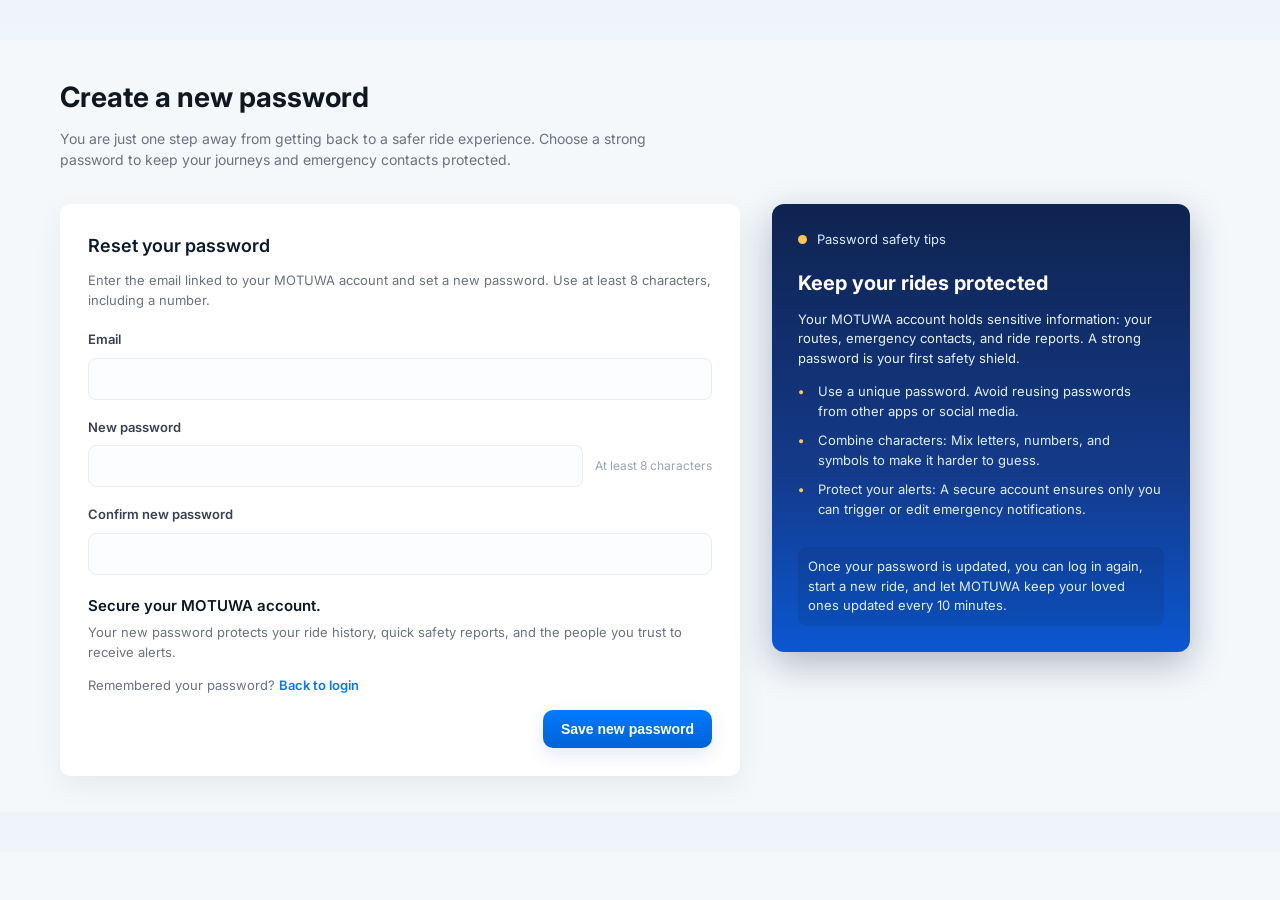
<file: frontend/index.html>
<!DOCTYPE html>
<html lang="en">
<head>
  <meta charset="utf-8" />
  <meta name="viewport" content="width=device-width,initial-scale=1" />
  <title>Create New Password - MOTUWA</title>


  <link href="https://fonts.googleapis.com/css2?family=Inter:wght@400;500;600;700&display=swap" rel="stylesheet">

  <link rel="stylesheet" href="style.css">
</head>
<body>
  <header class="top-bar"></header>

  <main class="main-container">
    <h1 class="page-title">Create a new password</h1>
    <p class="page-description">
      You are just one step away from getting back to a safer ride experience.
      Choose a strong password to keep your journeys and emergency contacts protected.
    </p>

    <section class="content-wrapper">
      <aside class="card reset-password-card">
        <h2>Reset your password</h2>
        <p class="form-description">
          Enter the email linked to your MOTUWA account and set a new password. Use at least 8 characters, including a number.
        </p>

        <form>
          <div class="form-group">
            <label for="email">Email</label>
            <input id="email" type="email" required>
          </div>

          <div class="form-group">
            <label for="new-password">New password</label>
            <div class="password-input-wrapper">
              <input id="new-password" type="password" value="">
              <span class="password-hint">At least 8 characters</span>
            </div>
          </div>

          <div class="form-group">
            <label for="confirm-password">Confirm new password</label>
            <input id="confirm-password" type="password" value="">
          </div>

          <h3 class="security-heading">Secure your MOTUWA account.</h3>
          <p class="security-text">
            Your new password protects your ride history, quick safety reports, and the people you trust to receive alerts.
          </p>

          <p class="login-link-text">
            Remembered your password? <a class="login-link" href="#">Back to login</a>
          </p>

          <div class="button-row">
            <button type="submit" class="save-password-button">Save new password</button>
          </div>
        </form>
      </aside>

      <aside class="card safety-tips-card">
        <div class="tip-header">
          <span class="dot" aria-hidden="true"></span>
          <span>Password safety tips</span>
        </div>

        <h2>Keep your rides protected</h2>

        <p class="tip-description">
          Your MOTUWA account holds sensitive information: your routes, emergency contacts, and ride reports. A strong password is your first safety shield.
        </p>

        <ul class="tips-list">
          <li>Use a unique password. Avoid reusing passwords from other apps or social media.</li>
          <li>Combine characters: Mix letters, numbers, and symbols to make it harder to guess.</li>
          <li>Protect your alerts: A secure account ensures only you can trigger or edit emergency notifications.</li>
        </ul>

        <p class="tip-footer-text">
          Once your password is updated, you can log in again, start a new ride, and let MOTUWA keep your loved ones updated every 10 minutes.
        </p>
      </aside>
    </section>
  </main>

  <footer class="bottom-bar"></footer>
</body>
</html>
</file>
<file: frontend/style.css>
/* -------------------------
   Global reset & fonts
   ------------------------- */
*,
*::before,
*::after {
  box-sizing: border-box;
  margin: 0;
  padding: 0;
}

html, body {
  height: 100%;
  font-family: "Inter", system-ui, -apple-system, "Segoe UI", Roboto, "Helvetica Neue", Arial;
  background: #f4f8fb; 
  color: #222;
  line-height: 1.5;
}


.top-bar, .bottom-bar {
  height: 40px;
  width: 100%;
  background: linear-gradient(#eef3f8, #eef6fb);
}


.main-container {
  max-width: 1200px;
  margin: 36px auto;
  padding: 0 20px;
}


.page-title {
  font-size: 28px;
  font-weight: 700;
  color: #0f1720;
  margin-bottom: 10px;
}

.page-description {
  color: #6b7280;
  max-width: 640px;
  margin-bottom: 34px;
  font-size: 14px;
}

.content-wrapper {
  display: flex;
  gap: 32px;
  align-items: flex-start;
  flex-wrap: wrap;
}

.card {
  background: white;
  border-radius: 10px;
  padding: 28px;
  box-shadow: 0 10px 30px rgba(19, 24, 33, 0.06);
}

.reset-password-card {
  flex: 1 1 56%;
  min-width: 300px;
  max-width: 680px;
}

.reset-password-card h2 {
  font-size: 18px;
  margin-bottom: 12px;
  color: #0b1a2a;
  font-weight: 600;
}

.form-description {
  color: #6b7280;
  font-size: 13px;
  margin-bottom: 20px;
}


.form-group {
  margin-bottom: 18px;
}

.form-group label {
  display: block;
  font-size: 13px;
  color: #374151;
  font-weight: 600;
  margin-bottom: 8px;
}

.form-group input {
  width: 100%;
  padding: 12px 14px;
  border: 1px solid #e6edf6;
  border-radius: 8px;
  background: #fbfdff;
  color: #0b1822;
  font-size: 14px;
}

.password-input-wrapper {
  display: flex;
  gap: 12px;
  align-items: center;
}

.password-input-wrapper .password-hint {
  white-space: nowrap;
  color: #9aa6b2;
  font-size: 12px;
}

.security-heading {
  margin-top: 20px;
  margin-bottom: 6px;
  font-size: 15px;
  font-weight: 600;
  color: #0b1822;
}

.security-text, .login-link-text {
  color: #6b7280;
  font-size: 13px;
  margin-bottom: 14px;
}

.login-link {
  color: #0b74ff;
  text-decoration: none;
  font-weight: 600;
}
.login-link:hover { text-decoration: underline; }

.button-row {
  display: flex;
  justify-content: flex-end;
  margin-top: 6px;
}

.save-password-button {
  background: linear-gradient(180deg,#007bff,#0062d6);
  border: none;
  color: white;
  padding: 11px 18px;
  border-radius: 10px;
  font-weight: 700;
  font-size: 14px;
  cursor: pointer;
  box-shadow: 0 6px 18px rgba(3, 63, 161, 0.12);
}

.safety-tips-card {
  flex: 0 1 36%;
  min-width: 280px;
  max-width: 440px;
  background: linear-gradient(180deg, #0f234f 0%, #143a8a 60%, #0b57d1 100%);
  color: #ecf2ff;
  display: flex;
  flex-direction: column;
  padding: 26px;
  border-radius: 12px;
  box-shadow: 0 12px 36px rgba(4, 22, 64, 0.28);
}

.tip-header {
  display: flex;
  gap: 10px;
  align-items: center;
  color: #d9e9ff;
  font-size: 13px;
  margin-bottom: 12px;
}

.tip-header .dot {
  width: 9px;
  height: 9px;
  background: #ffc84d;
  border-radius: 50%;
  display: inline-block;
}

.safety-tips-card h2 {
  margin: 6px 0 12px;
  font-size: 20px;
  color: #ffffff;
}

.tip-description {
  color: #e6f0ff;
  font-size: 13px;
  margin-bottom: 14px;
}

.tips-list {
  list-style: none;
  padding-left: 0;
  margin-bottom: 18px;
}

.tips-list li {
  position: relative;
  padding-left: 20px;
  margin-bottom: 10px;
  color: #dfeeff;
  font-size: 13px;
}

.tips-list li::before {
  content: "•";
  position: absolute;
  left: 0;
  color: #ffc84d;
  font-weight: 700;
}

.tip-footer-text {
  color: #dfeeff;
  font-size: 13px;
  margin-top: auto;
  background: rgba(0,0,0,0.08);
  padding: 10px;
  border-radius: 8px;
}

@media (max-width: 980px) {
  .content-wrapper { flex-direction: column; align-items: stretch; gap: 20px; }
  .reset-password-card, .safety-tips-card { max-width: 100%; }
  .button-row { justify-content: center; }
  .save-password-button { width: 100%; }
}

@media (max-width: 420px) {
  .page-title { font-size: 20px; }
  .page-description { font-size: 13px; }
  .reset-password-card { padding: 18px; }
  .safety-tips-card { padding: 18px; }
}
</file>
